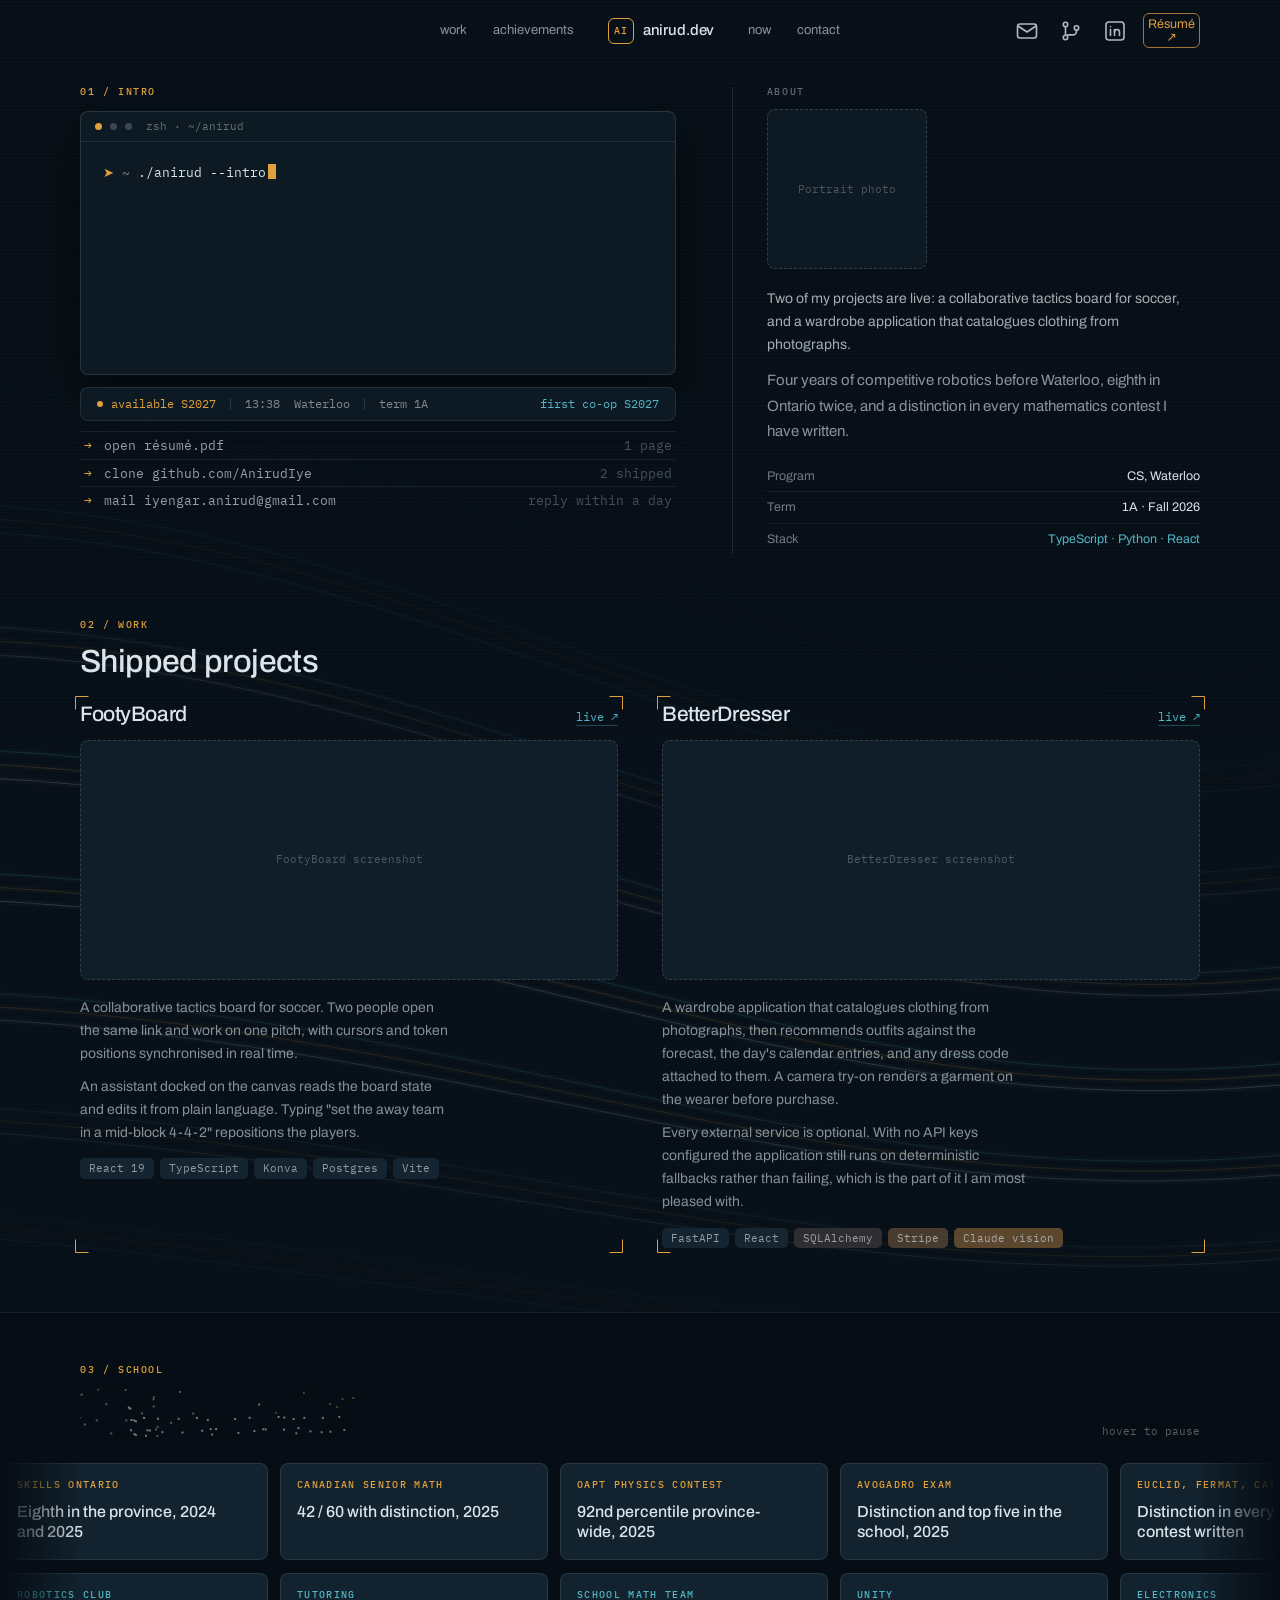
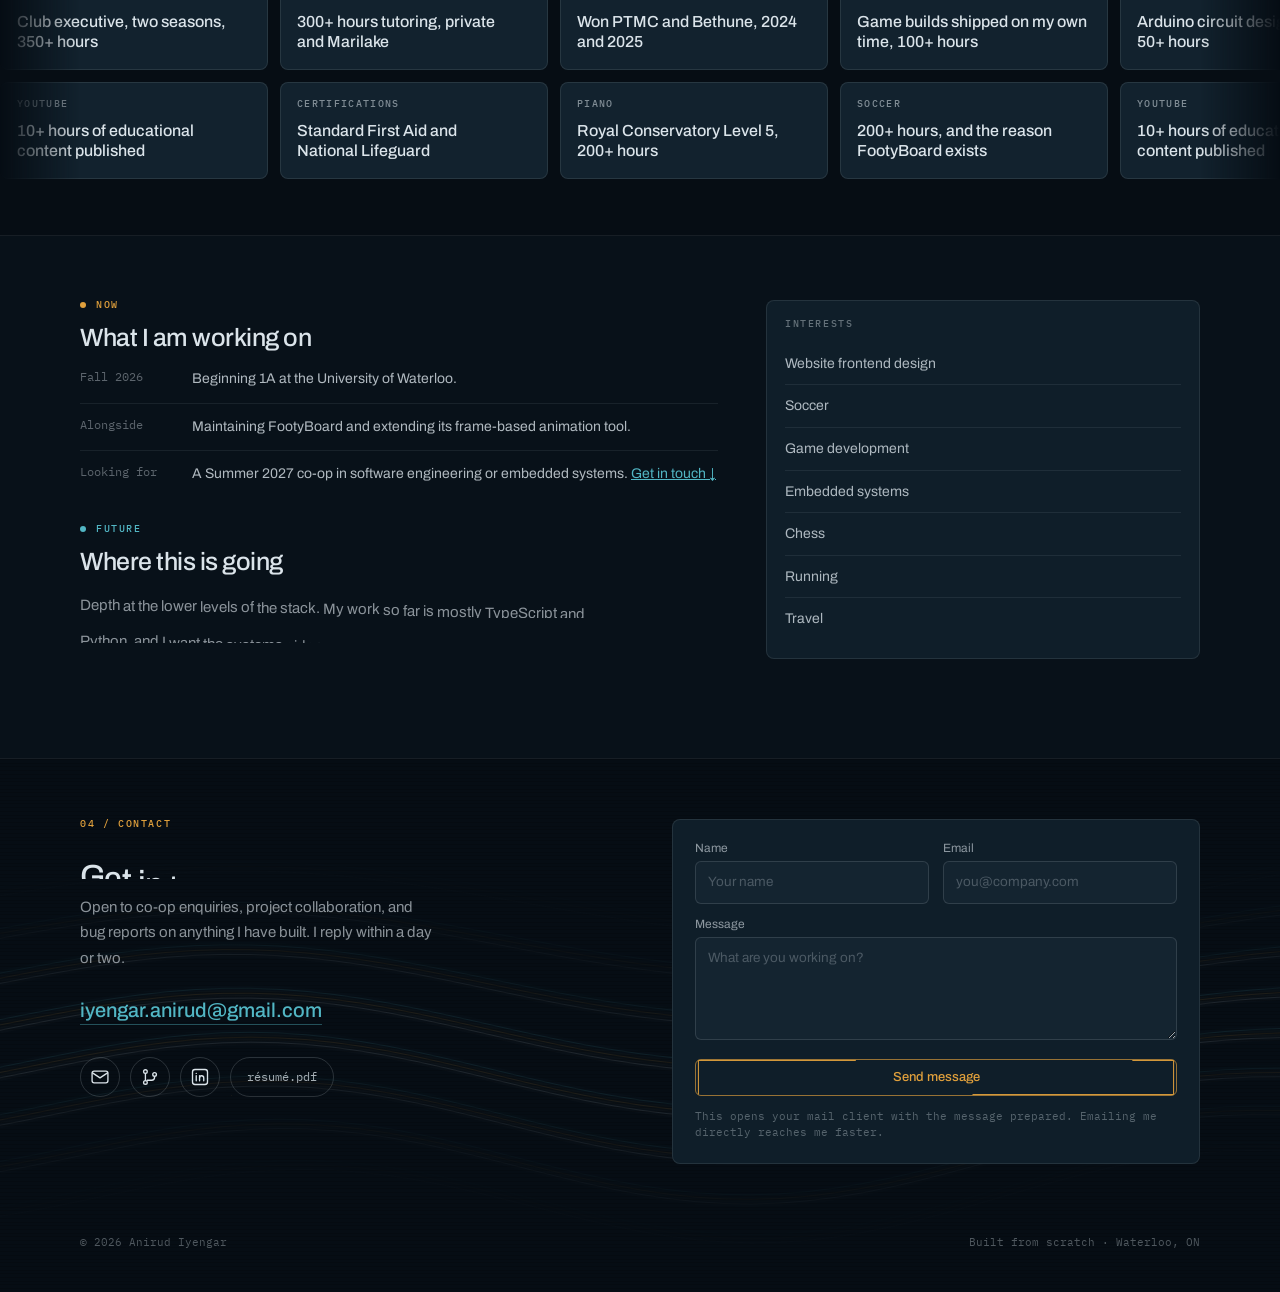
<file: index.html>
<!DOCTYPE html>
<html lang="en">
<head>
<meta charset="utf-8">
<meta name="viewport" content="width=device-width, initial-scale=1">
<title>Anirud Iyengar</title>
<meta name="description" content="Anirud Iyengar. Computer Science at the University of Waterloo, beginning September 2026. Builder of FootyBoard and BetterDresser, both live. Seeking a Summer 2027 co-op.">
<meta name="author" content="Anirud Iyengar">
<meta property="og:title" content="Anirud Iyengar">
<meta property="og:description" content="Computer Science at Waterloo, beginning September 2026. Two shipped projects and four years of competitive robotics.">
<meta property="og:type" content="website">
<meta name="theme-color" content="#081119">
<link rel="icon" href="data:image/svg+xml,<svg xmlns='http://www.w3.org/2000/svg' viewBox='0 0 32 32'><rect width='32' height='32' rx='7' fill='%23081119'/><text x='16' y='22' font-family='monospace' font-size='14' font-weight='500' fill='%23e0a03c' text-anchor='middle'>AI</text></svg>">
<link rel="preconnect" href="https://fonts.googleapis.com">
<link rel="preconnect" href="https://fonts.gstatic.com" crossorigin>
<link href="https://fonts.googleapis.com/css2?family=Archivo:wght@400;500;600&family=IBM+Plex+Mono:wght@400;500&display=swap" rel="stylesheet">
<!-- ?v= is bumped whenever styles.css or script.js changes. GitHub Pages
     serves assets with a 10 minute cache and returning visitors otherwise
     sit on a stale stylesheet against fresh markup. -->
<link rel="stylesheet" href="styles.css?v=19">
</head>
<body>

<a class="skip" href="#work">Skip to content</a>

<header class="site-head">
  <div class="head-spacer"></div>
  <nav class="head-nav" aria-label="Primary">
    <a href="#work">work</a>
    <a href="#achievements">achievements</a>
    <a class="wordmark" href="#top">
      <span class="monogram" aria-hidden="true">AI</span>
      <span>anirud.dev</span>
    </a>
    <a href="#now">now</a>
    <a href="#contact">contact</a>
  </nav>
  <div class="head-social">
    <a href="mailto:iyengar.anirud@gmail.com" aria-label="Email">
      <svg width="24" height="24" viewBox="0 0 24 24" fill="none" stroke="currentColor" stroke-width="1.6" stroke-linecap="round" stroke-linejoin="round"><rect x="2.5" y="5" width="19" height="14" rx="2.5"/><path d="M3 7l9 6 9-6"/></svg>
    </a>
    <a href="https://github.com/AnirudIye" target="_blank" rel="noopener" aria-label="GitHub">
      <svg width="24" height="24" viewBox="0 0 24 24" fill="none" stroke="currentColor" stroke-width="1.6" stroke-linecap="round" stroke-linejoin="round"><circle cx="6.5" cy="5.5" r="2.2"/><circle cx="6.5" cy="18.5" r="2.2"/><circle cx="17.5" cy="9" r="2.2"/><path d="M6.5 7.7v8.6"/><path d="M17.5 11.2v1.1c0 2-1.6 3.6-3.6 3.6H8.7"/></svg>
    </a>
    <a href="https://www.linkedin.com/in/anirud-iyengar-93b0ba3b5/" target="_blank" rel="noopener" aria-label="LinkedIn">
      <svg width="24" height="24" viewBox="0 0 24 24" fill="none" stroke="currentColor" stroke-width="1.6" stroke-linecap="round" stroke-linejoin="round"><rect x="3" y="3" width="18" height="18" rx="3"/><path d="M7.5 10.5v6"/><path d="M7.5 7.6v.1"/><path d="M11.5 16.5v-6"/><path d="M11.5 13c0-1.4 1-2.5 2.4-2.5s2.6 1 2.6 2.6v3.4"/></svg>
    </a>
    <a class="btn-resume" href="resume.pdf" data-needs-url="resume" data-trace>Résumé <span aria-hidden="true">&#8599;</span></a>
  </div>
</header>

<main id="top">

<!-- 01 / INTRO -->
<section class="intro">
  <div class="intro-main">
    <p class="kicker kicker-amber">01 / INTRO</p>

    <div class="terminal">
      <div class="term-bar">
        <span class="dot dot-amber"></span><span class="dot"></span><span class="dot"></span>
        <span class="term-path">zsh &middot; ~/anirud</span>
      </div>
      <div class="term-body">
        <div class="term-line">
          <span class="prompt-arrow">&#10148;</span>
          <span class="prompt-tilde">~</span>
          <span id="typed"></span><span class="caret" aria-hidden="true"></span>
        </div>
        <div class="term-reveal" id="reveal" hidden>
          <h1>Anirud Iyengar</h1>
          <p class="lede">Computer Science at the University of Waterloo, beginning September 2026. I build and ship <span data-rotate='["web applications","real-time interfaces","AI-backed tools"]'>web applications</span>.</p>
          <div class="tags">
            <span class="tag tag-amber">open to Summer 2027 co-op</span>
            <span class="tag">Waterloo, ON</span>
          </div>
        </div>
      </div>
    </div>

    <div class="statusbar">
      <span class="status-live"><span class="pulse"></span>available S2027</span>
      <span class="divider"></span>
      <span id="clock">--:--</span> Waterloo
      <span class="divider"></span>
      <span>term 1A</span>
      <span class="status-end">first co-op S2027</span>
    </div>

    <div class="quicklinks">
      <a href="resume.pdf" data-needs-url="resume"><span class="arrow">&rarr;</span><span data-sweep>open résumé.pdf</span><span class="ql-meta">1 page</span></a>
      <a href="https://github.com/AnirudIye" target="_blank" rel="noopener"><span class="arrow">&rarr;</span><span data-sweep>clone github.com/AnirudIye</span><span class="ql-meta">2 shipped</span></a>
      <a href="mailto:iyengar.anirud@gmail.com"><span class="arrow">&rarr;</span><span data-sweep>mail iyengar.anirud@gmail.com</span><span class="ql-meta">reply within a day</span></a>
    </div>
  </div>

  <aside class="intro-side">
    <p class="kicker">ABOUT</p>
    <div class="portrait" data-needs-url="portrait">
      <span>Portrait photo</span>
    </div>
    <p class="body-strong">Two of my projects are live: a collaborative tactics board for soccer, and a wardrobe application that catalogues clothing from photographs.</p>
    <p class="body-quiet">Four years of competitive robotics before Waterloo, eighth in Ontario twice, and a distinction in every mathematics contest I have written.</p>
    <dl class="factlist">
      <div><dt>Program</dt><dd>CS, Waterloo</dd></div>
      <div><dt>Term</dt><dd>1A &middot; Fall 2026</dd></div>
      <div><dt>Stack</dt><dd class="accent-trace">TypeScript &middot; Python &middot; React</dd></div>
    </dl>
  </aside>
</section>

<!-- 02 / WORK -->
<section class="work" id="work">
  <p class="kicker kicker-amber">02 / WORK</p>
  <h2 data-plot>Shipped projects</h2>

  <div class="projects">
    <!-- Name before screenshot, in both cards. The screenshot is 240px tall,
         so leading with it pushed the project name that far down and put both
         titles below the fold. It also meant the first thing in the card was
         an unlabelled box. The name now captions the picture underneath it. -->
    <article class="project">
      <div class="project-head">
        <h3>FootyBoard</h3>
        <a class="live" href="https://www.footyboard.me" target="_blank" rel="noopener">live <span aria-hidden="true">&#8599;</span></a>
      </div>
      <div class="shot" data-needs-url="shot-footyboard"><span>FootyBoard screenshot</span></div>
      <p>A collaborative tactics board for soccer. Two people open the same link and work on one pitch, with cursors and token positions synchronised in real time.</p>
      <p>An assistant docked on the canvas reads the board state and edits it from plain language. Typing "set the away team in a mid-block 4-4-2" repositions the players.</p>
      <ul class="stack">
        <li>React 19</li><li>TypeScript</li><li>Konva</li><li>Postgres</li><li>Vite</li>
      </ul>
    </article>

    <article class="project">
      <div class="project-head">
        <h3>BetterDresser</h3>
        <a class="live" href="https://betterdresser.vercel.app" target="_blank" rel="noopener">live <span aria-hidden="true">&#8599;</span></a>
      </div>
      <div class="shot" data-needs-url="shot-betterdresser"><span>BetterDresser screenshot</span></div>
      <p>A wardrobe application that catalogues clothing from photographs, then recommends outfits against the forecast, the day's calendar entries, and any dress code attached to them. A camera try-on renders a garment on the wearer before purchase.</p>
      <p>Every external service is optional. With no API keys configured the application still runs on deterministic fallbacks rather than failing, which is the part of it I am most pleased with.</p>
      <ul class="stack">
        <li>FastAPI</li><li>React</li><li>SQLAlchemy</li><li>Stripe</li><li>Claude vision</li>
      </ul>
    </article>
  </div>
</section>

<!-- 03 / ACHIEVEMENTS -->
<section class="marquee-section" id="achievements">
  <div class="marquee-head">
    <div>
      <p class="kicker kicker-amber">03 / SCHOOL</p>
      <h2 data-particles>Before Waterloo</h2>
    </div>
    <span class="hint">hover to pause</span>
  </div>

  <div class="marquee-rows">
    <div class="marquee" data-speed="58"><div class="marquee-track" data-row="a">
      <div class="ach"><p class="ach-kicker amber">SKILLS ONTARIO</p><p class="ach-title">Eighth in the province, 2024 and 2025</p></div>
      <div class="ach"><p class="ach-kicker amber">CANADIAN SENIOR MATH</p><p class="ach-title">42 / 60 with distinction, 2025</p></div>
      <div class="ach"><p class="ach-kicker amber">OAPT PHYSICS CONTEST</p><p class="ach-title">92nd percentile province-wide, 2025</p></div>
      <div class="ach"><p class="ach-kicker amber">AVOGADRO EXAM</p><p class="ach-title">Distinction and top five in the school, 2025</p></div>
      <div class="ach"><p class="ach-kicker amber">EUCLID, FERMAT, CAYLEY</p><p class="ach-title">Distinction in every contest written</p></div>
    </div></div>

    <div class="marquee" data-speed="72"><div class="marquee-track" data-row="b">
      <div class="ach"><p class="ach-kicker trace">ROBOTICS CLUB</p><p class="ach-title">Club executive, two seasons, 350+ hours</p></div>
      <div class="ach"><p class="ach-kicker trace">TUTORING</p><p class="ach-title">300+ hours tutoring, private and Marilake</p></div>
      <div class="ach"><p class="ach-kicker trace">SCHOOL MATH TEAM</p><p class="ach-title">Won PTMC and Bethune, 2024 and 2025</p></div>
      <div class="ach"><p class="ach-kicker trace">UNITY</p><p class="ach-title">Game builds shipped on my own time, 100+ hours</p></div>
      <div class="ach"><p class="ach-kicker trace">ELECTRONICS</p><p class="ach-title">Arduino circuit design and build, 50+ hours</p></div>
    </div></div>

    <div class="marquee" data-speed="64"><div class="marquee-track" data-row="c">
      <div class="ach"><p class="ach-kicker">YOUTUBE</p><p class="ach-title">10+ hours of educational content published</p></div>
      <div class="ach"><p class="ach-kicker">CERTIFICATIONS</p><p class="ach-title">Standard First Aid and National Lifeguard</p></div>
      <div class="ach"><p class="ach-kicker">PIANO</p><p class="ach-title">Royal Conservatory Level 5, 200+ hours</p></div>
      <div class="ach"><p class="ach-kicker">SOCCER</p><p class="ach-title">200+ hours, and the reason FootyBoard exists</p></div>
    </div></div>
  </div>
</section>

<!-- NOW / FUTURE -->
<section class="now" id="now">
  <div class="now-main">
    <div class="now-block">
      <p class="kicker kicker-amber"><span class="bullet"></span>NOW</p>
      <h3>What I am working on</h3>
      <div class="timeline">
        <div><span class="when">Fall 2026</span><span>Beginning 1A at the University of Waterloo.</span></div>
        <div><span class="when">Alongside</span><span>Maintaining FootyBoard and extending its frame-based animation tool.</span></div>
        <div><span class="when">Looking for</span><span>A Summer 2027 co-op in software engineering or embedded systems. <a href="#contact">Get in touch &darr;</a></span></div>
      </div>
    </div>

    <div class="now-block">
      <p class="kicker kicker-trace"><span class="bullet"></span>FUTURE</p>
      <h3>Where this is going</h3>
      <p class="body-quiet wide">Depth at the lower levels of the stack. My work so far is mostly TypeScript and Python, and I want the systems side to match it. Longer term I am aiming at the boundary between software and hardware, which is where four years of robotics pointed me.</p>
    </div>
  </div>

  <aside class="now-side">
    <div class="panel">
      <p class="kicker">INTERESTS</p>
      <ul class="interests">
        <li>Website frontend design</li>
        <li>Soccer</li>
        <li>Game development</li>
        <li>Embedded systems</li>
        <li>Chess</li>
        <li>Running</li>
        <li>Travel</li>
      </ul>
    </div>
  </aside>
</section>

<!-- 04 / CONTACT -->
<section class="contact has-field" id="contact">
  <div class="contact-grid">
    <div>
      <p class="kicker kicker-amber">04 / CONTACT</p>
      <h2>Get in touch</h2>
      <p class="body-quiet narrow">Open to co-op enquiries, project collaboration, and bug reports on anything I have built. I reply within a day or two.</p>
      <a class="email-big" href="mailto:iyengar.anirud@gmail.com">iyengar.anirud@gmail.com</a>
      <div class="contact-social">
        <a href="mailto:iyengar.anirud@gmail.com" aria-label="Email">
          <svg width="20" height="20" viewBox="0 0 24 24" fill="none" stroke="currentColor" stroke-width="1.6" stroke-linecap="round" stroke-linejoin="round"><rect x="2.5" y="5" width="19" height="14" rx="2.5"/><path d="M3 7l9 6 9-6"/></svg>
        </a>
        <a href="https://github.com/AnirudIye" target="_blank" rel="noopener" aria-label="GitHub">
          <svg width="20" height="20" viewBox="0 0 24 24" fill="none" stroke="currentColor" stroke-width="1.6" stroke-linecap="round" stroke-linejoin="round"><circle cx="6.5" cy="5.5" r="2.2"/><circle cx="6.5" cy="18.5" r="2.2"/><circle cx="17.5" cy="9" r="2.2"/><path d="M6.5 7.7v8.6"/><path d="M17.5 11.2v1.1c0 2-1.6 3.6-3.6 3.6H8.7"/></svg>
        </a>
        <a href="https://www.linkedin.com/in/anirud-iyengar-93b0ba3b5/" target="_blank" rel="noopener" aria-label="LinkedIn">
          <svg width="20" height="20" viewBox="0 0 24 24" fill="none" stroke="currentColor" stroke-width="1.6" stroke-linecap="round" stroke-linejoin="round"><rect x="3" y="3" width="18" height="18" rx="3"/><path d="M7.5 10.5v6"/><path d="M7.5 7.6v.1"/><path d="M11.5 16.5v-6"/><path d="M11.5 13c0-1.4 1-2.5 2.4-2.5s2.6 1 2.6 2.6v3.4"/></svg>
        </a>
        <a class="pill" href="resume.pdf" data-needs-url="resume" data-trace>résumé.pdf</a>
      </div>
    </div>

    <form class="contact-form" id="contact-form">
      <div class="field-row">
        <label class="field"><span>Name</span><input type="text" name="name" placeholder="Your name" required></label>
        <label class="field"><span>Email</span><input type="email" name="email" placeholder="you@company.com" required></label>
      </div>
      <label class="field"><span>Message</span><textarea name="message" rows="4" placeholder="What are you working on?" required></textarea></label>
      <button type="submit" data-trace data-burst>Send message</button>
      <p class="form-note">This opens your mail client with the message prepared. Emailing me directly reaches me faster.</p>
    </form>
  </div>

  <!-- Drawn rather than drawn-on: motion.js runs this line's dasharray off
       the scroll position, so it completes exactly as the footer arrives. -->
  <svg class="contact-rule" viewBox="0 0 1000 1" preserveAspectRatio="none" aria-hidden="true">
    <line x1="0" y1="0.5" x2="1000" y2="0.5"></line>
  </svg>

  <footer class="site-foot">
    <span>&copy; 2026 Anirud Iyengar</span>
    <span>Built from scratch &middot; Waterloo, ON</span>
  </footer>
</section>

</main>

<script src="vendor/anime.umd.min.js"></script>
<script src="script.js?v=12"></script>
<script src="motion.js?v=14"></script>
<script src="interactions.js?v=14"></script>
<script src="text.js?v=12"></script>
<script src="backgrounds.js?v=17"></script>
</body>
</html>
</file>
<file: styles.css>
/* Anirud Iyengar. Blueprint ground, chalk line, instrument accents.
   Desktop is the accent-heavy layout; it collapses to the mobile
   treatment at 860px.

   The palette is drafting and instrumentation: a deep blueprint navy
   rather than black, a cool chalk white for the line work, signal amber
   for emphasis, and a cyan that reads as a circuit trace for links. It is
   the vocabulary of the things Anirud actually builds, which is robotics,
   circuits and board diagrams.

   It is also a deliberate move away from where generated design converges.
   Near-black with a single vermilion accent is one of the three documented
   default looks, and cream plus terracotta plus a mono face has become the
   2026 signature; the previous palette sat on both. Navy with amber sits on
   neither, and amber against blue is complementary rather than analogous,
   so emphasis separates from ground without needing more saturation.

   Type is Archivo over IBM Plex Mono. Inter is the single most-cited tell
   in AI-design critique and was the previous body face. Archivo is a
   grotesque with tighter apertures and more spine, which holds up at the
   size the drawn name is set. Plex Mono was designed to express the
   relationship between people and machines, which is the direction Anirud
   says he is heading, and it carries the terminal voice this page is built
   around. */

:root {
  /* Channels are declared on their own so every translucent use derives
     from one number instead of repeating the triplet. Retuning the palette
     is three edits rather than fifty. */
  --ink-rgb: 219 228 234;
  --amber-rgb: 224 160 60;
  --trace-rgb: 82 182 196;

  --bg: #081119;
  --bg-deep: #060d14;
  --panel: #0d1a24;
  --panel-2: #0f1e29;
  --card: #12222e;
  --card-hover: #172a37;
  --sunken: #142430;

  --ink: rgb(var(--ink-rgb));
  --amber: rgb(var(--amber-rgb));
  --trace: rgb(var(--trace-rgb));

  --t-70: rgb(var(--ink-rgb) / .74);
  --t-60: rgb(var(--ink-rgb) / .62);
  --t-50: rgb(var(--ink-rgb) / .5);
  --t-40: rgb(var(--ink-rgb) / .4);
  --t-30: rgb(var(--ink-rgb) / .3);

  --line: rgb(var(--ink-rgb) / .1);
  --line-soft: rgb(var(--ink-rgb) / .08);
  --line-hard: rgb(var(--ink-rgb) / .17);

  --sans: Archivo, system-ui, sans-serif;
  --mono: 'IBM Plex Mono', ui-monospace, monospace;

  --pad-x: 80px;
  /* The canvas this was designed on was 1280 wide. Past that the layout
     was stretching instead of centering, which is what made the
     proportions read wrong on a large display. */
  --maxw: 1280px;
  --ease: cubic-bezier(.22, .61, .36, 1);
}

* { margin: 0; padding: 0; box-sizing: border-box; }

html { scroll-behavior: smooth; }

body {
  background: var(--bg);
  color: var(--ink);
  font-family: var(--sans);
  -webkit-font-smoothing: antialiased;
  text-rendering: optimizeLegibility;
}

a { color: var(--trace); }

/* Full-bleed backgrounds, centred content. Sections that paint a
   background stay edge to edge; their inner blocks get capped instead. */
.site-head,
.intro,
.work,
.marquee-head,
.marquee-rows,
.now,
.contact-grid,
.site-foot {
  max-width: var(--maxw);
  margin-inline: auto;
}

::selection { background: rgb(var(--amber-rgb) / .3); color: var(--ink); }

:focus-visible {
  outline: 2px solid var(--amber);
  outline-offset: 3px;
  border-radius: 2px;
}

.skip {
  position: absolute;
  left: -9999px;
  top: 8px;
  background: var(--card);
  color: var(--ink);
  padding: 10px 16px;
  border-radius: 6px;
  font: 400 13px/1 var(--mono);
  z-index: 50;
}
.skip:focus { left: 16px; }

/* Shared type */

.kicker {
  font: 500 10px/1 var(--mono);
  letter-spacing: .16em;
  color: rgb(var(--ink-rgb) / .42);
  margin-bottom: 14px;
  display: flex;
  align-items: center;
  gap: 10px;
}
.kicker-amber { color: var(--amber); }
.kicker-trace { color: var(--trace); }

.bullet { width: 6px; height: 6px; border-radius: 50%; background: currentColor; }

h2 {
  font: 500 32px/1.1 var(--sans);
  letter-spacing: -.02em;
}

h3 {
  font: 500 25px/1.15 var(--sans);
  letter-spacing: -.02em;
}

.body-strong { font: 400 14px/1.65 var(--sans); color: var(--t-70); }
.body-quiet  { font: 400 15px/1.7 var(--sans);  color: var(--t-60); }
.body-quiet.wide { max-width: 58ch; }
.body-quiet.narrow { max-width: 40ch; }

/* Header */

.site-head {
  display: grid;
  grid-template-columns: 1fr auto 1fr;
  align-items: center;
  padding: 13px var(--pad-x);
}

.head-nav {
  display: flex;
  align-items: center;
  gap: 26px;
}

.head-nav > a {
  font: 400 13px/1 var(--sans);
  color: var(--t-60);
  text-decoration: none;
  transition: color .18s var(--ease);
}
.head-nav > a:hover { color: var(--trace); }

.wordmark {
  display: flex;
  align-items: center;
  gap: 9px;
  color: var(--ink) !important;
  padding: 0 8px;
}

.monogram {
  width: 26px;
  height: 26px;
  border: 1px solid var(--amber);
  border-radius: 6px;
  display: grid;
  place-items: center;
  font: 500 10px/1 var(--mono);
  color: var(--amber);
  letter-spacing: .04em;
}

.wordmark > span:last-child {
  font: 500 15px/1 var(--sans);
  letter-spacing: -.01em;
}

.head-social {
  display: flex;
  align-items: center;
  gap: 12px;
  justify-self: end;
}

.head-social > a {
  display: grid;
  place-items: center;
  padding: 4px;
  color: var(--ink);
  opacity: .8;
  transition: opacity .18s var(--ease), transform .18s var(--ease);
}
.head-social > a:hover { opacity: 1; transform: translateY(-1px); }

.btn-resume {
  color: var(--amber) !important;
  border: 1px solid rgb(var(--amber-rgb) / .7);
  border-radius: 6px;
  font: 400 12.5px/1 var(--sans);
  padding: 7px 13px;
  text-decoration: none;
  opacity: 1 !important;
  transition: background .18s var(--ease);
}
.btn-resume:hover { background: rgb(var(--amber-rgb) / .12); }

/* 01 Intro
   --------
   The vertical rhythm here is tuned against one number: where the first
   project card lands. The page exists to get the two shipped projects in
   front of a recruiter, and at 1440x900 the card titles used to sit at
   y=1094, which is 194px below the fold. Every measurement in this section
   and the next was pulled in to close that gap.

   Both columns matter, and the sidebar is the one that binds. The intro is
   a grid, so its height is the taller of the two columns, and the about
   panel ran 19px past the terminal column. Tightening the terminal alone
   moved nothing at all. */

.intro {
  display: grid;
  grid-template-columns: 1.12fr .88fr;
  gap: 56px;
  padding: 26px var(--pad-x) 32px;
}

.terminal {
  border: 1px solid rgb(var(--ink-rgb) / .13);
  border-radius: 8px;
  background: var(--panel);
  overflow: hidden;
  box-shadow: 0 18px 44px rgba(0, 0, 0, .55);
}

.term-bar {
  display: flex;
  align-items: center;
  gap: 8px;
  padding: 9px 14px;
  border-bottom: 1px solid var(--line);
}

.dot {
  width: 7px; height: 7px;
  border-radius: 50%;
  background: rgb(var(--ink-rgb) / .22);
}
.dot-amber { background: var(--amber); }

.term-path {
  font: 400 11px/1 var(--mono);
  color: rgb(var(--ink-rgb) / .42);
  margin-left: 6px;
}

.term-body {
  padding: 20px 22px 22px;
  font-family: var(--mono);
  font-size: 13px;
  line-height: 1.75;
  min-height: 232px;
}

.prompt-arrow { color: var(--amber); }
.prompt-tilde { color: var(--t-50); }

.caret {
  display: inline-block;
  width: 8px; height: 15px;
  background: var(--amber);
  vertical-align: -2px;
  margin-left: 2px;
  animation: blink 1s step-end infinite;
}

@keyframes blink { 0%, 100% { opacity: 1 } 50% { opacity: 0 } }

.term-reveal { animation: fadeUp .5s var(--ease) both; margin-top: 14px; }
.term-reveal[hidden] { display: none; }

@keyframes fadeUp {
  from { opacity: 0; transform: translateY(8px) }
  to   { opacity: 1; transform: none }
}

.term-reveal h1 {
  font: 500 46px/1.02 var(--sans);
  letter-spacing: -.03em;
  color: var(--ink);
}

.lede {
  font: 400 15px/1.45 var(--sans);
  color: rgb(var(--ink-rgb) / .66);
  margin-top: 12px;
  max-width: 42ch;
}

.tags { display: flex; gap: 8px; margin-top: 16px; flex-wrap: wrap; }

.tag {
  border-radius: 5px;
  padding: 5px 9px;
  background: var(--sunken);
  color: rgb(var(--ink-rgb) / .7);
  font: 400 10.5px/1 var(--mono);
}
.tag-amber {
  background: transparent;
  border: 1px solid rgb(var(--amber-rgb) / .55);
  color: var(--amber);
}

.statusbar {
  display: flex;
  align-items: center;
  gap: 14px;
  margin-top: 12px;
  padding: 10px 16px;
  border: 1px solid rgb(var(--ink-rgb) / .10);
  border-radius: 8px;
  background: var(--panel);
  font: 400 11.5px/1 var(--mono);
  color: rgb(var(--ink-rgb) / .55);
}

.status-live { display: flex; align-items: center; gap: 8px; color: var(--amber); }

.pulse {
  width: 6px; height: 6px;
  border-radius: 50%;
  background: var(--amber);
  animation: pulse 2.6s ease-in-out infinite;
}

@keyframes pulse { 0%, 100% { opacity: 1 } 50% { opacity: .35 } }

.divider { width: 1px; height: 12px; background: rgb(var(--ink-rgb) / .14); }
.status-end { margin-left: auto; color: var(--trace); }

.quicklinks {
  display: flex;
  flex-direction: column;
  margin-top: 10px;
  border-top: 1px solid var(--line-soft);
}

.quicklinks a {
  display: flex;
  align-items: center;
  gap: 12px;
  padding: 7px 4px;
  border-bottom: 1px solid var(--line-soft);
  text-decoration: none;
  font: 400 12.5px/1 var(--mono);
  color: rgb(var(--ink-rgb) / .68);
  transition: padding .18s var(--ease), color .18s var(--ease);
}
.quicklinks a:hover { color: var(--ink); padding-left: 14px; }
.quicklinks a:last-child { border-bottom: 0; }
.arrow { color: var(--amber); }
.ql-meta { margin-left: auto; color: var(--t-30); }

.intro-side {
  border-left: 1px solid rgb(var(--ink-rgb) / .10);
  padding-left: 34px;
}

/* Square crop. A 497x176 letterbox is the wrong shape for a face.

   160 rather than 220 because this column sets the intro's height, and
   every pixel here pushes the project cards further below the fold. A
   headshot still reads at this size; 60px of it was costing more than it
   was worth. */
.portrait {
  width: 100%;
  max-width: 160px;
  aspect-ratio: 1 / 1;
  margin-bottom: 18px;
  border: 1px dashed rgb(var(--ink-rgb) / .18);
  border-radius: 8px;
  display: grid;
  place-items: center;
  background: var(--panel);
  font: 400 11px/1 var(--mono);
  color: var(--t-30);
}

.intro-side p { margin-bottom: 12px; }

.factlist { margin-top: 16px; }
.factlist > div {
  display: flex;
  justify-content: space-between;
  padding: 9px 0;
  font: 400 12.5px/1 var(--sans);
  border-bottom: 1px solid var(--line-soft);
}
.factlist > div:last-child { border-bottom: 0; }
.factlist dt { color: var(--t-50); }
.accent-trace { color: var(--trace); }

/* 02 Work */

.work { padding: 34px var(--pad-x) 64px; }
.work h2 { margin-bottom: 22px; }

.projects {
  display: grid;
  grid-template-columns: 1fr 1fr;
  gap: 44px;
}

/* Capped so the whole card clears a laptop viewport. At 16/10 the
   screenshot alone was 383px tall and pushed the description out of
   sight, which is the first thing a recruiter needs to read. */
.project .shot {
  /* width:100% pins the box to the column so max-height clamps the
     height rather than shrinking the width to satisfy the ratio.
     The ratio then only governs at narrow widths. */
  width: 100%;
  aspect-ratio: 16 / 9;
  max-height: 240px;
  margin-bottom: 16px;
  border: 1px dashed rgb(var(--ink-rgb) / .16);
  border-radius: 8px;
  display: grid;
  place-items: center;
  background: var(--panel-2);
  font: 400 11px/1 var(--mono);
  color: var(--t-30);
}

/* First in the card now, so it carries a little more air beneath it than
   it did when it sat under the screenshot. */
.project-head {
  display: flex;
  align-items: baseline;
  justify-content: space-between;
  gap: 16px;
  margin-bottom: 12px;
}

.project h3 { font: 500 21px/1.25 var(--sans); }

.live {
  font: 400 11.5px/1 var(--mono);
  text-decoration: none;
  border-bottom: 1px solid rgb(var(--trace-rgb) / .35);
  padding-bottom: 2px;
  transition: color .18s var(--ease), border-color .18s var(--ease);
}
.live:hover { color: var(--amber); border-color: rgb(var(--amber-rgb) / .6); }

.project p {
  font: 400 14px/1.65 var(--sans);
  color: rgb(var(--ink-rgb) / .6);
  margin-bottom: 10px;
  max-width: 46ch;
}

.stack {
  display: flex;
  flex-wrap: wrap;
  gap: 6px;
  list-style: none;
  margin-top: 14px;
}

.stack li {
  font: 400 10.5px/1 var(--mono);
  padding: 5px 9px;
  border-radius: 5px;
  background: var(--sunken);
  color: rgb(var(--ink-rgb) / .62);
}

/* 03 Achievements */

.marquee-section {
  padding: 52px 0 56px;
  background: var(--bg-deep);
  border-top: 1px solid var(--line-soft);
  border-bottom: 1px solid var(--line-soft);
}

.marquee-head {
  display: flex;
  align-items: flex-end;
  justify-content: space-between;
  padding: 0 var(--pad-x) 26px;
}

.hint { font: 400 11px/1 var(--mono); color: rgb(var(--ink-rgb) / .38); }

.marquee-rows {
  display: flex;
  flex-direction: column;
  gap: 12px;
  -webkit-mask-image: linear-gradient(to right, transparent, #000 80px, #000 calc(100% - 80px), transparent);
          mask-image: linear-gradient(to right, transparent, #000 80px, #000 calc(100% - 80px), transparent);
}

.marquee { overflow: hidden; }

/* The wrap trick React Bits uses in TextLoop: it draws the text twice on
   one path and holds the second copy exactly one path length behind the
   first, so the seam always lands on identical pixels.

   Here the track holds N identical sets of cards and travels exactly one
   set width. The keyframe does reset, but at the moment it resets set 2
   is sitting precisely where set 1 was, so the frame before and the frame
   after are the same image. --shift is measured in script.js, because
   guessing it in CSS is what produces a visible jump.

   Compositor-driven, so it keeps running while the main thread is busy. */
.marquee-track {
  display: flex;
  width: max-content;
  will-change: transform;
  animation: drift-left var(--dur, 60s) linear infinite;
}

.marquee-track[data-dir="right"] { animation-name: drift-right; }

.marquee:hover .marquee-track { animation-play-state: paused; }

@keyframes drift-left {
  from { transform: translate3d(0, 0, 0) }
  to   { transform: translate3d(calc(var(--shift) * -1), 0, 0) }
}

@keyframes drift-right {
  from { transform: translate3d(calc(var(--shift) * -1), 0, 0) }
  to   { transform: translate3d(0, 0, 0) }
}

.ach {
  flex: none;
  width: 268px;
  margin-right: 12px;
  padding: 16px;
  border-radius: 8px;
  background: var(--card);
  border: 1px solid var(--line);
  transition: border-color .18s var(--ease), background .18s var(--ease);
}
.ach:hover { background: var(--card-hover); border-color: rgb(var(--ink-rgb) / .35); }

.marquee-track[data-row="a"] .ach:hover { border-color: rgb(var(--amber-rgb) / .5); }
.marquee-track[data-row="b"] .ach:hover { border-color: rgb(var(--trace-rgb) / .5); }

.ach-kicker {
  font: 500 9.5px/1 var(--mono);
  letter-spacing: .14em;
  color: rgb(var(--ink-rgb) / .55);
}
.ach-kicker.amber { color: var(--amber); }
.ach-kicker.trace { color: var(--trace); }

/* Two lines to a card, kicker and result. The third line these used to
   carry held the contest name and the hours, which is the context that
   makes a result mean anything, so it moved up into the kicker and the
   title rather than being dropped. */
.ach-title {
  font: 500 16px/1.3 var(--sans);
  margin-top: 12px;
  text-wrap: pretty;
}

/* Now / Future */

.now {
  display: grid;
  grid-template-columns: 1fr .68fr;
  gap: 48px;
  padding: 64px var(--pad-x);
}

.now-block { margin-bottom: 38px; }
.now-block:last-child { margin-bottom: 0; }
.now-block h3 { margin-bottom: 16px; }

.timeline { display: flex; flex-direction: column; gap: 12px; }

.timeline > div {
  display: grid;
  grid-template-columns: 96px 1fr;
  gap: 16px;
  padding-bottom: 12px;
  border-bottom: 1px solid var(--line-soft);
  font: 400 14px/1.6 var(--sans);
  color: rgb(var(--ink-rgb) / .8);
}
.timeline > div:last-child { border-bottom: 0; padding-bottom: 0; }

.when { font: 400 11.5px/1.6 var(--mono); color: var(--t-40); }

.panel {
  border: 1px solid rgb(var(--ink-rgb) / .10);
  border-radius: 8px;
  padding: 18px;
  background: var(--panel-2);
}

.interests { list-style: none; }

.interests li {
  padding: 11px 0;
  border-bottom: 1px solid var(--line-soft);
  font: 400 14px/1.4 var(--sans);
  color: rgb(var(--ink-rgb) / .78);
  transition: color .18s var(--ease);
}
.interests li:last-child { border-bottom: 0; }
.interests li:hover { color: var(--amber); }

/* 04 Contact */

.contact {
  padding: 60px var(--pad-x) 44px;
  background: var(--bg-deep);
  border-top: 1px solid var(--line-soft);
}

.contact-grid {
  display: grid;
  grid-template-columns: 1fr 1fr;
  gap: 64px;
  align-items: start;
}

.contact h2 { margin-bottom: 16px; }
.contact .body-quiet { margin-bottom: 26px; }

.email-big {
  font: 500 20px/1.3 var(--sans);
  color: var(--trace);
  text-decoration: none;
  border-bottom: 1px solid rgb(var(--trace-rgb) / .4);
  padding-bottom: 3px;
  transition: color .18s var(--ease), border-color .18s var(--ease);
}
.email-big:hover { color: var(--amber); border-color: rgb(var(--amber-rgb) / .6); }

.contact-social { display: flex; gap: 10px; margin-top: 34px; flex-wrap: wrap; }

.contact-social > a {
  width: 40px; height: 40px;
  border: 1px solid var(--line-hard);
  border-radius: 20px;
  display: grid;
  place-items: center;
  color: var(--ink);
  transition: border-color .18s var(--ease);
}
.contact-social > a:hover { border-color: var(--amber); }

.contact-social .pill {
  width: auto;
  padding: 0 16px;
  color: rgb(var(--ink-rgb) / .75);
  font: 400 11.5px/1 var(--mono);
  text-decoration: none;
}

.contact-form {
  border: 1px solid rgb(var(--ink-rgb) / .10);
  border-radius: 8px;
  padding: 22px;
  background: var(--panel-2);
}

.field-row { display: grid; grid-template-columns: 1fr 1fr; gap: 14px; }

.field { display: block; margin-top: 14px; }
.field-row .field { margin-top: 0; }

.field > span {
  display: block;
  font: 400 12px/1 var(--sans);
  color: var(--t-60);
  margin-bottom: 7px;
}

.field input,
.field textarea {
  width: 100%;
  background: var(--sunken);
  border: 1px solid rgb(var(--ink-rgb) / .14);
  border-radius: 6px;
  padding: 10px 12px;
  color: var(--ink);
  font: 400 13.5px/1.5 var(--sans);
  transition: border-color .18s var(--ease);
}
.field input:focus,
.field textarea:focus { border-color: rgb(var(--amber-rgb) / .6); outline: none; }
.field textarea { resize: vertical; }

.field ::placeholder { color: rgb(var(--ink-rgb) / .28); }

.contact-form button {
  width: 100%;
  margin-top: 16px;
  padding: 11px;
  background: transparent;
  color: var(--amber);
  border: 1px solid rgb(var(--amber-rgb) / .65);
  border-radius: 6px;
  font: 500 13px/1 var(--sans);
  cursor: pointer;
  transition: background .18s var(--ease);
}
.contact-form button:hover { background: rgb(var(--amber-rgb) / .12); }

.form-note {
  font: 400 11px/1.5 var(--mono);
  color: rgb(var(--ink-rgb) / .35);
  margin-top: 12px;
}

/* Replaces the footer's border-top. Same hairline, except motion.js draws
   it from the scroll position on the way down. */
.contact-rule {
  display: block;
  width: 100%;
  height: 1px;
  max-width: var(--maxw);
  margin: 52px auto 0;
  overflow: visible;
}

.contact-rule line {
  stroke: rgb(var(--ink-rgb) / .22);
  stroke-width: 1;
}

.site-foot {
  display: flex;
  justify-content: space-between;
  gap: 16px;
  padding-top: 20px;
  font: 400 11px/1 var(--mono);
  color: rgb(var(--ink-rgb) / .35);
}

/* Ambient field
   -------------
   One effect, two mounts, placed by role rather than painted behind
   everything. The first runs unbroken from the top of the document to the
   bottom of the work section, so the header, the intro and the two project
   cards sit on one continuous piece of it. The achievement rows and the now
   block carry dense reading and stay on clean ground. Contact closes on the
   faintest pass of it.

   Every field is edge to edge. That is why the top one is a document-level
   layer rather than a canvas inside .work: .work is capped at --maxw and
   centred, so a canvas hosted there stopped 80px short of both edges on a
   wide screen while the header above it ran full bleed. .contact and
   .marquee-section are already full bleed and cap their inner blocks
   instead, which is the pattern at the top of this file.

   There is deliberately no vignette. One used to be declared on ::before,
   and it never painted: ::before, the canvas and ::after all sit at
   z-index 0, so they paint in tree order, and ::before comes before the
   canvas. It was fading to each host's own ground colour underneath an
   almost-transparent canvas, so it did nothing at all. Raising it above the
   canvas was tried and rejected: at its stops, transparent to ground by
   35%, it erases most of the hero field, and those stops had never been
   tuned against a layer that actually rendered. ::after is above the canvas
   for the same tree-order reason, which is why the scanline does work.

   Canvases are inserted as the first child of their host by backgrounds.js.
   The host gets position:relative and lifts its own content above the
   canvas rather than the canvas being pushed behind the whole page, so each
   field stays contained. */

.has-field { position: relative; }
.has-field > *:not(canvas) { position: relative; z-index: 1; }

/* The top field starts at the very top of the page rather than under the
   nav, and runs to the bottom of the work section. No single element wraps
   that span: the header is a sibling of main rather than a child. So it is
   its own layer, pinned to the document and sized in backgrounds.js.

   z-index -1 puts it under ordinary page content without every header,
   intro and work child having to declare a stacking position of its own.
   It still paints above the body background, which is the root canvas and
   always goes down first.

   The mask is what lets one canvas read as two intensities. It holds full
   strength down to --field-hold, the intro's bottom edge as a percentage of
   the layer, then eases to 55% of it over the next fifth of the height. The
   work section therefore sits at about .28 of the original, which is where
   it was tuned when it had a canvas of its own, and the contour lines still
   carry through the seam unbroken instead of restarting at it.
   --field-hold is set from the measured layout in backgrounds.js. */
.hero-bg {
  position: absolute;
  top: 0;
  left: 0;
  right: 0;
  z-index: -1;
  pointer-events: none;
  overflow: hidden;
  -webkit-mask-image: linear-gradient(to bottom,
    #000 0,
    #000 var(--field-hold, 100%),
    rgba(0, 0, 0, .55) calc(var(--field-hold, 100%) + 20%));
          mask-image: linear-gradient(to bottom,
    #000 0,
    #000 var(--field-hold, 100%),
    rgba(0, 0, 0, .55) calc(var(--field-hold, 100%) + 20%));
}

.bg-scanner {
  position: absolute;
  inset: 0;
  z-index: 0;
  pointer-events: none;
  display: block;
  opacity: var(--field-strength, .5);
}

/* Finishing pass done in CSS rather than canvas: free, pixel exact, and it
   costs the animation loop nothing. */
.has-field::after,
.hero-bg::after {
  content: '';
  position: absolute;
  inset: 0;
  z-index: 0;
  pointer-events: none;
  /* CRT scanline at roughly the original's pitch. */
  background: repeating-linear-gradient(to bottom,
    rgba(0, 0, 0, .16) 0 1px, transparent 1px 3.7px);
}

/* The top field states the effect and the mask above quiets it over the
   work section; contact closes on the faintest pass of it. */
.hero-bg { --field-strength: .5; }
.contact { --field-strength: .18; }

/* Text effects
   ------------
   Built in text.js, animated here. See that file for the ports these come
   from and the numbers behind the curves. */

.sr-only {
  position: absolute;
  width: 1px; height: 1px;
  padding: 0; margin: -1px;
  overflow: hidden;
  clip: rect(0 0 0 0);
  clip-path: inset(50%);
  white-space: nowrap;
  border: 0;
}

/* The name draws itself: outline first, character by character, then the
   solid fill wipes in behind it. */
/* width and height are set from the measured bbox in text.js. max-width
   keeps it inside the terminal on a narrow screen. */
.stroke-name {
  display: block;
  max-width: 100%;
  overflow: visible;
}

.stroke-name text {
  font: 500 46px/1 var(--sans);
  letter-spacing: -.03em;
}

.sn-stroke {
  fill: none;
  stroke: var(--amber);
  stroke-width: 1;
}

/* One dash length for every character. It only has to exceed the longest
   glyph outline, so a multiple of the type size is enough and avoids
   measuring each path. */
.sn-stroke tspan {
  stroke-dasharray: 320;
  stroke-dashoffset: 320;
  /* GSAP power2.out is a cubic out. */
  transition: stroke-dashoffset 1.15s cubic-bezier(.33, 1, .68, 1);
  transition-delay: calc(var(--i) * 45ms);
}

.stroke-name.is-drawn .sn-stroke tspan { stroke-dashoffset: 0; }

.sn-fill {
  fill: var(--ink);
  stroke: none;
  clip-path: inset(0 100% 0 0);
  transition: clip-path .72s cubic-bezier(.65, 0, .35, 1);
  /* Starts once the outline is most of the way in, so the two reads as one
     gesture rather than two. */
  transition-delay: .74s;
}

.stroke-name.is-drawn .sn-fill { clip-path: inset(0 0 0 0); }

/* Particle heading. The real text keeps its box and its place in the
   document; it is only made transparent, so the heading is still a heading
   to a crawler and the layout below never depends on the canvas. */
/* Set larger than the other section headings on purpose. Particles need
   room: this effect is built for display type, and at the 32px the rest of
   the h2s use there is roughly one particle per stem and the word stops
   resolving. This is also the one heading with its own treatment, so the
   extra size reads as intent rather than inconsistency. */
.is-particled {
  position: relative;
  color: transparent;
  font-size: 44px;
  letter-spacing: -.025em;
}

.particle-text {
  position: absolute;
  inset: 0;
  pointer-events: none;
}

/* Rotating phrase in the lede. */
[data-rotate] {
  display: inline-flex;
  position: relative;
  overflow: hidden;
  vertical-align: bottom;
  /* The width transition is what stops the rest of the sentence jumping. */
  transition: width .4s cubic-bezier(.22, 1.2, .36, 1);
}

.rot-word {
  display: inline-block;
  white-space: nowrap;
  color: var(--ink);
  /* 1.2 on the third control point is the overshoot: it stands in for a
     spring at damping ratio 0.72, which settles about 4% past its mark. */
  transition: transform .4s cubic-bezier(.22, 1.2, .36, 1), opacity .4s ease;
}

.rot-word.is-entering { transform: translateY(100%); opacity: 0; }
.rot-word.is-leaving  { transform: translateY(-120%); opacity: 0; position: absolute; left: 0; }
.rot-probe { position: absolute; visibility: hidden; pointer-events: none; }

/* Interactions
   ------------
   Set up in interactions.js, animated here. See the header of that file for
   why none of this scales, lifts, or glows on hover. */

/* Caret sweep. A block cursor runs the label, inverting each character for
   roughly 90ms as it passes and leaving the text as it found it. Only tiles
   cleanly because these labels are monospace. */
[data-sweep] { white-space: pre; }

.swept-char {
  display: inline-block;
  white-space: pre;
}

@keyframes caret-pass {
  0%        { background-color: transparent; color: inherit; }
  /* Snaps on rather than fading. A caret does not fade in. */
  1%, 20%   { background-color: var(--amber); color: var(--bg); }
  55%, 100% { background-color: transparent; color: inherit; }
}

a:hover .swept-char,
button:hover .swept-char {
  animation: caret-pass 430ms linear;
  animation-delay: calc(var(--i) * 26ms);
}

/* Border trace. Grows out of bottom-left as an underline, turns the corner,
   closes the frame. pathLength=1 on the path makes the offset a plain 0 to 1. */
[data-trace] { position: relative; }

.trace-frame {
  position: absolute;
  inset: 0;
  width: 100%;
  height: 100%;
  overflow: visible;
  pointer-events: none;
}

.trace-frame path {
  fill: none;
  stroke: var(--amber);
  stroke-width: 1;
  stroke-dasharray: 1;
  stroke-dashoffset: 1;
  transition: stroke-dashoffset 560ms cubic-bezier(.65, 0, .35, 1);
}

[data-trace]:hover .trace-frame path,
[data-trace]:focus-visible .trace-frame path { stroke-dashoffset: 0; }

/* On leave it keeps travelling forward instead of rewinding, so the frame
   completes and clears rather than retracing its own path backwards. */
[data-trace] .trace-frame path { transition-timing-function: cubic-bezier(.4, 0, 1, 1); }
[data-trace]:hover .trace-frame path { transition-timing-function: cubic-bezier(.65, 0, .35, 1); }

/* Work section plot pass
   ----------------------
   The cards are never hidden. Everything here is drawn over content that is
   already legible at first paint, which is the whole reason this replaced a
   scrubbed clip wipe: at the top of the page that wipe had the first project
   91% clipped away and the second one 100%, and it did not finish until the
   reader had scrolled roughly 500px. The projects are the reason this page
   exists.

   Positioned by the card rather than measured in JS, so the marks stay on the
   corners at any card size. */

.project { position: relative; }

.plot-mark {
  position: absolute;
  width: 14px;
  height: 14px;
  overflow: visible;
  pointer-events: none;
  z-index: 2;
}

.plot-mark path {
  fill: none;
  stroke: var(--amber);
  stroke-width: 1;
}

/* One path, rotated to each corner, so the bracket always opens inward. */
.plot-mark-tl { top: -5px; left: -5px; }
.plot-mark-tr { top: -5px; right: -5px; transform: rotate(90deg); }
.plot-mark-br { bottom: -5px; right: -5px; transform: rotate(180deg); }
.plot-mark-bl { bottom: -5px; left: -5px; transform: rotate(270deg); }

/* The plotter head. A hairline with a short trail above it, so the direction
   of travel is legible in a still frame. */
.plot-scan {
  position: absolute;
  left: -6px;
  right: -6px;
  top: 0;
  height: 34px;
  pointer-events: none;
  z-index: 2;
  opacity: 0;
  will-change: transform, opacity;
  background:
    linear-gradient(to bottom,
      transparent 0%,
      rgb(var(--trace-rgb) / .13) 82%,
      transparent 82%),
    linear-gradient(to bottom,
      transparent calc(100% - 1px),
      var(--amber) calc(100% - 1px));
}

/* Glyph burst particles, positioned from the pointer in interactions.js. */
.tick {
  position: absolute;
  pointer-events: none;
  opacity: 0;
  font: 400 11px/1 var(--mono);
  color: var(--amber);
  will-change: transform, opacity;
}

/* Mobile, matching the 390px treatment */

@media (max-width: 860px) {
  :root { --pad-x: 20px; }

  .site-head {
    grid-template-columns: auto auto;
    justify-content: space-between;
    padding: 14px 20px;
  }
  .head-spacer { display: none; }

  .head-nav { order: -1; gap: 0; }
  .head-nav > a:not(.wordmark) { display: none; }
  .wordmark { padding: 0; }
  .monogram { width: 24px; height: 24px; font-size: 9px; }
  .wordmark > span:last-child { font-size: 14px; }

  .head-social > a:not(.btn-resume) { display: none; }
  .btn-resume { font-size: 11.5px; padding: 8px 12px; }

  .intro {
    grid-template-columns: 1fr;
    gap: 30px;
    padding: 26px 20px 30px;
  }

  .term-body { padding: 16px; font-size: 12px; min-height: 200px; }
  .term-reveal h1 { font-size: 34px; line-height: 1.03; }
  .lede { font-size: 14px; }

  .statusbar { flex-wrap: wrap; gap: 10px; font-size: 11px; }
  .status-end { margin-left: 0; }

  .intro-side { border-left: 0; padding-left: 0; }
  /* Stays square here too, just smaller. */
  .portrait { max-width: 150px; }

  h2 { font-size: 24px; }
  /* A class beats the element selector above, so the particled heading
     needs its own mobile size or it stays at its 44px desktop setting. */
  .is-particled { font-size: 30px; }
  h3 { font-size: 20px; }

  .work { padding: 30px 20px; }
  .projects { grid-template-columns: 1fr; gap: 28px; }
  .project p { max-width: none; }

  .marquee-head { padding: 0 20px 18px; flex-direction: column; align-items: flex-start; gap: 6px; }
  /* Nothing to hover on a touch screen. */
  .hint { display: none; }
  .marquee-rows {
    -webkit-mask-image: none;
            mask-image: none;
  }
  .ach { width: 220px; padding: 14px; }
  .ach-title { font-size: 14px; }

  .now { grid-template-columns: 1fr; gap: 32px; padding: 34px 20px; }
  .timeline > div { grid-template-columns: 1fr; gap: 4px; }

  .contact { padding: 30px 20px 34px; }
  .contact-grid { grid-template-columns: 1fr; gap: 34px; }
  .contact-form { padding: 0; border: 0; background: transparent; }
  .field-row { grid-template-columns: 1fr; gap: 0; }
  .field-row .field:last-child { margin-top: 14px; }
  .contact-form button { min-height: 44px; }

  .contact-social > a { width: 44px; height: 44px; border-radius: 22px; }
  .contact-social .pill { width: auto; }

  .site-foot { flex-direction: column; gap: 8px; margin-top: 34px; }
}

@media (prefers-reduced-motion: reduce) {
  html { scroll-behavior: auto; }
  .marquee-track { animation: none; }
  .caret, .pulse { animation: none; }
  .term-reveal { animation: none; }
  /* interactions.js already skips the split and the injected frame under
     reduce, so nothing should match these. Kept as a backstop. */
  .swept-char { animation: none !important; }
  .trace-frame path { transition: none !important; stroke-dashoffset: 0; }
  .plot-mark, .plot-scan { display: none; }
  * { transition-duration: .01ms !important; }
}
</file>
